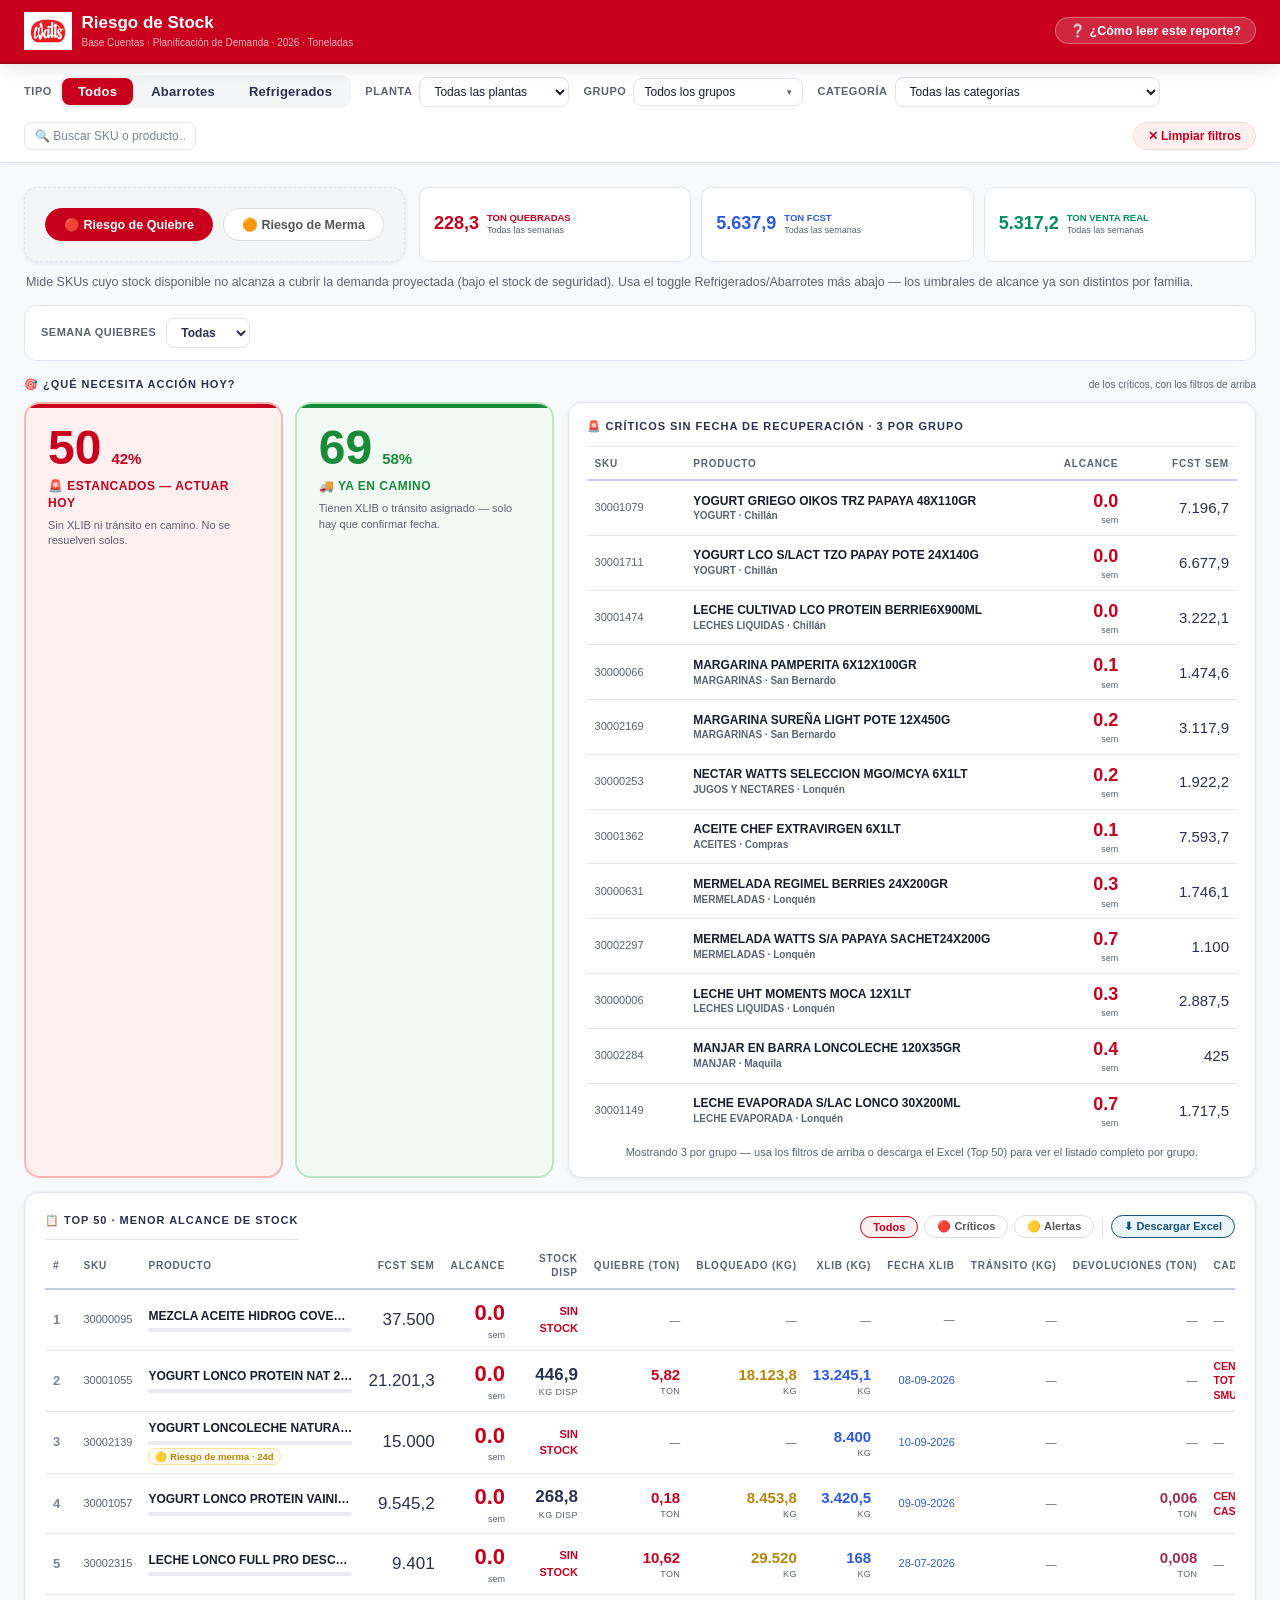
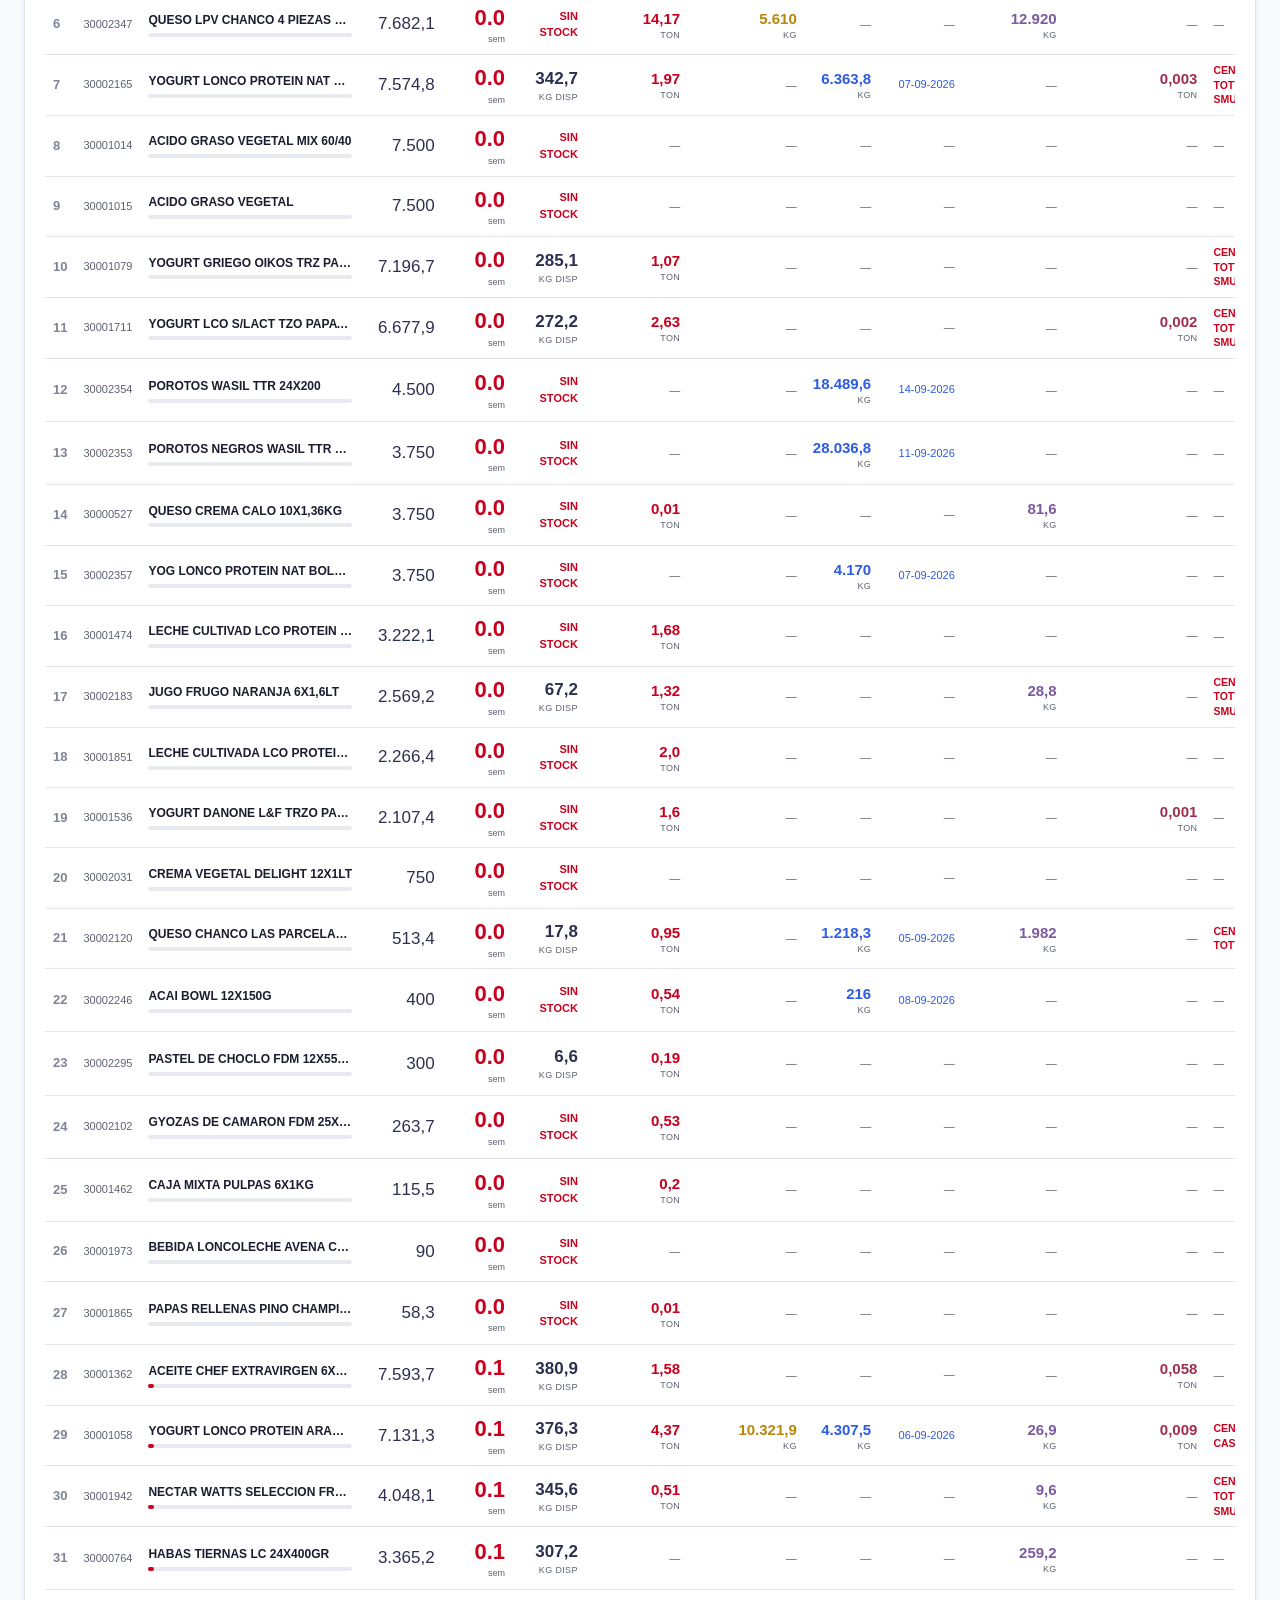
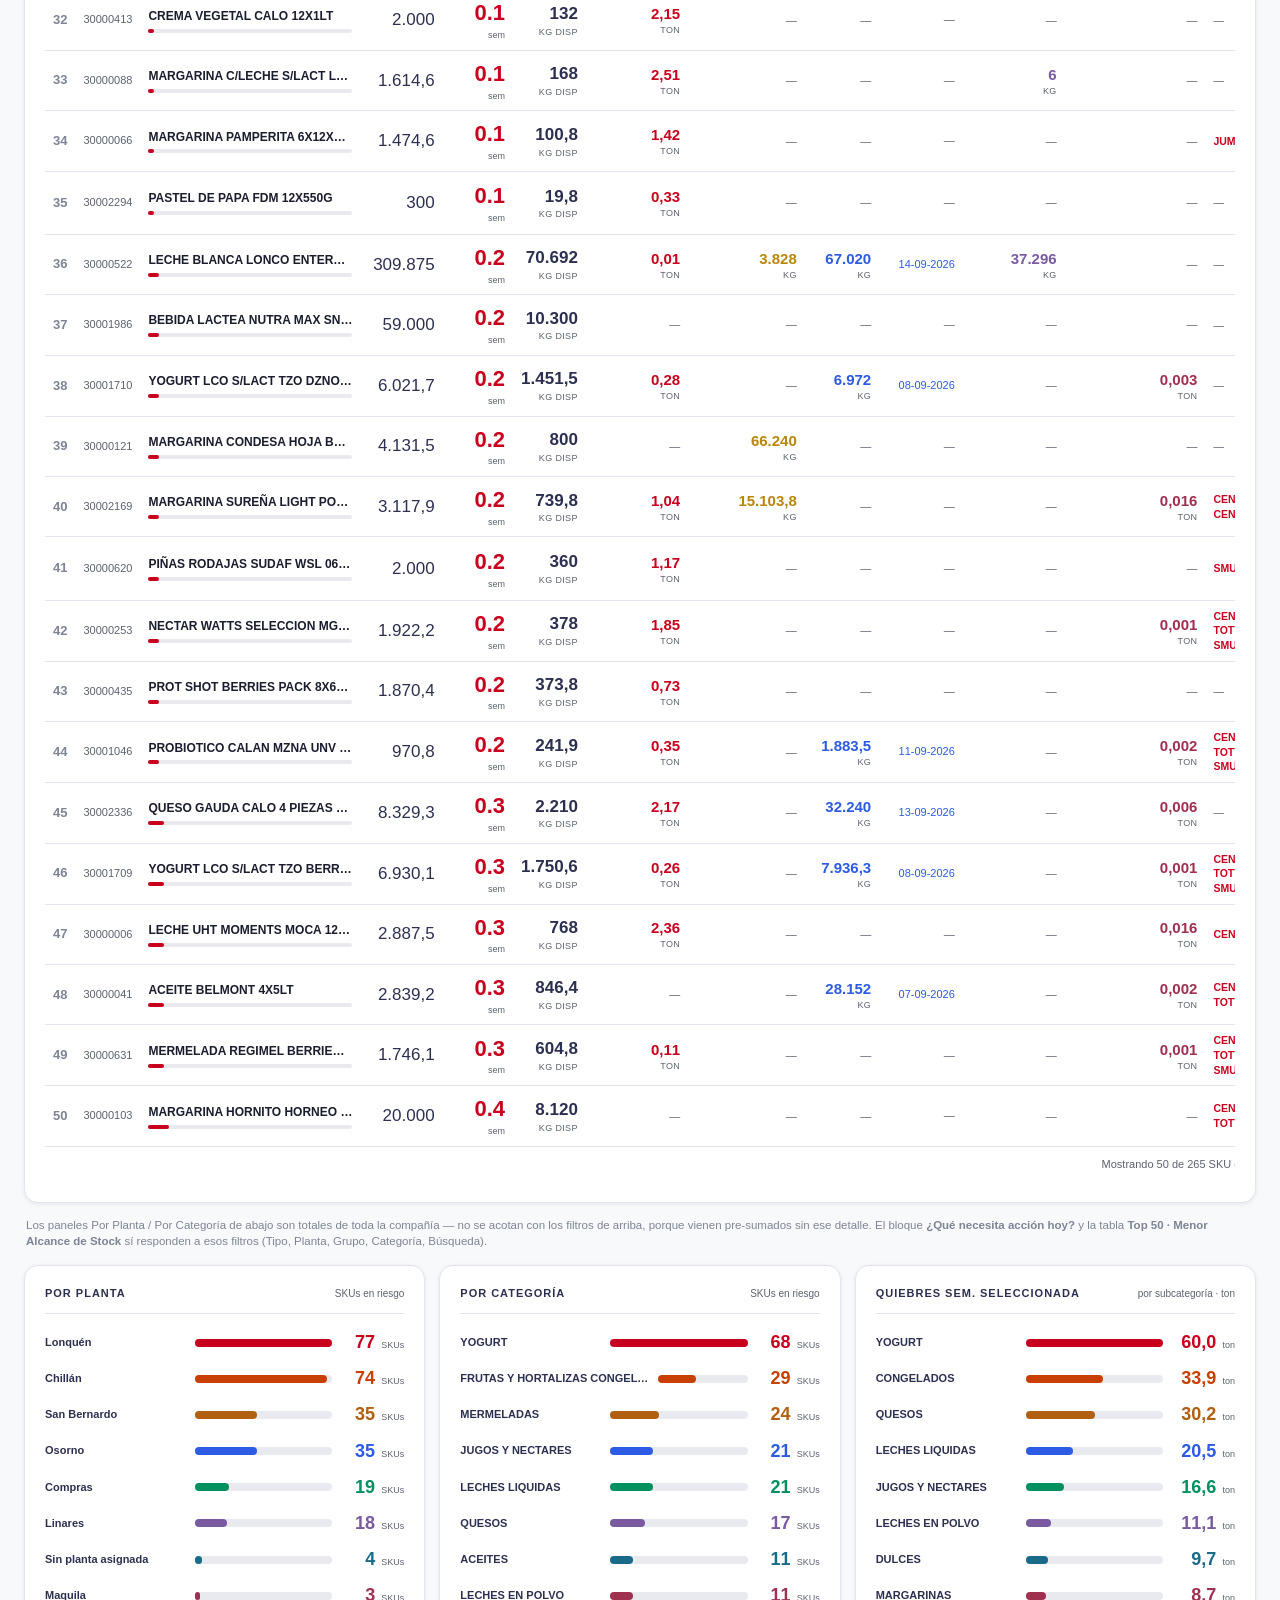
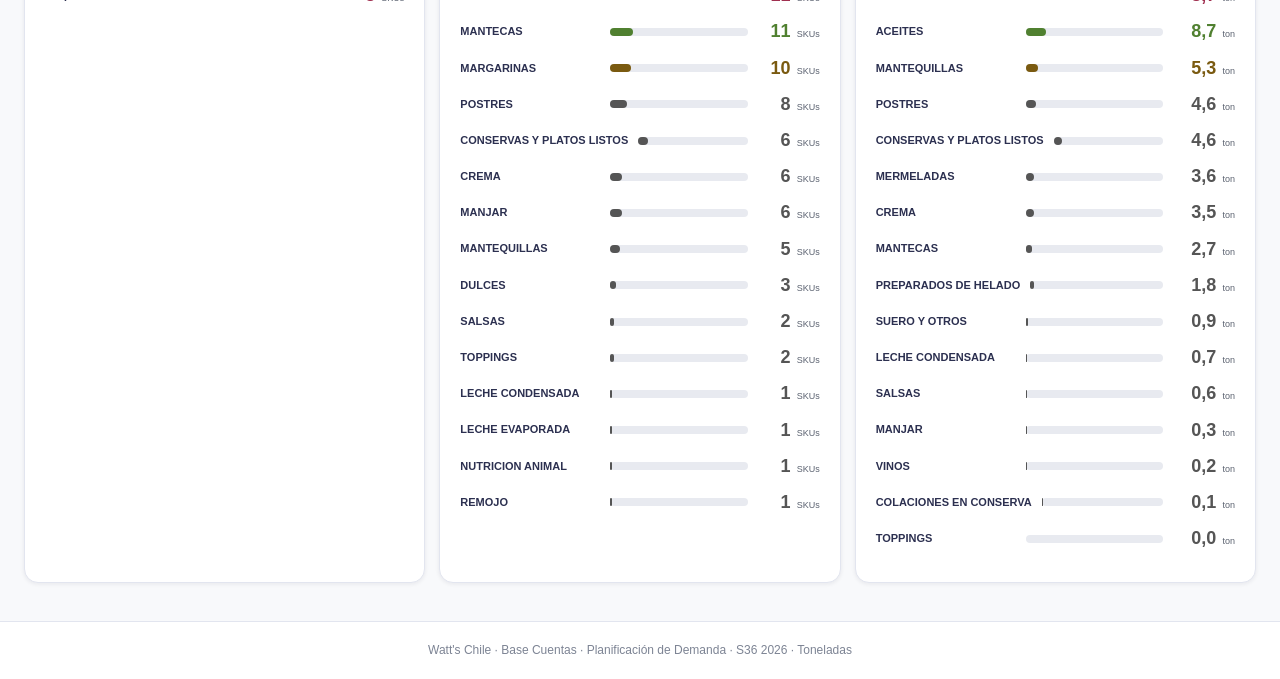
<file: index.html>
<!DOCTYPE html>
<html lang="es">
<head>
<meta charset="UTF-8">
<meta name="viewport" content="width=device-width,initial-scale=1.0">
<title>Riesgo de Stock Watt's 2026</title>
<link rel="stylesheet" href="assets/css/styles.css">
</head>
<body>

<nav class="nav">
  <div class="nav-brand">
    <img src="[data-uri]" style="height:38px;width:auto" alt="Watt's">
    <div>
      <div class="nav-title">Riesgo de Stock</div>
      <div class="nav-sub">Base Cuentas · Planificación de Demanda · 2026 · Toneladas</div>
    </div>
  </div>
  <div class="nav-right">
    <button class="helpbar-btn" style="background:rgba(255,255,255,.15);color:#fff;border-color:rgba(255,255,255,.3)" onclick="toggleHelp()">❔ ¿Cómo leer este reporte?</button>
  </div>
</nav>

<div id="helpbox" class="helpbox">
  <div class="helpbox-inner">
    <div style="font-size:13px;font-weight:700;color:var(--dark2)">Glosario rápido — los términos que vas a ver en este reporte:</div>
    <div class="help-grid">
      <div class="help-item"><div class="help-term">Alcance de stock</div><div class="help-def">Cuántas semanas dura el stock actual de un producto según su ritmo de venta esperado. Menos semanas = mayor riesgo.</div></div>
      <div class="help-item"><div class="help-term">Crítico / Alerta</div><div class="help-def">Nivel de urgencia: crítico = riesgo de quiebre muy próximo; alerta = riesgo a mediano plazo.</div></div>
      <div class="help-item"><div class="help-term">FCST (Forecast)</div><div class="help-def">El volumen de venta que se espera despachar por semana, según el pronóstico de demanda.</div></div>
      <div class="help-item"><div class="help-term">XLIB</div><div class="help-def">Stock que existe físicamente pero está pendiente de liberación (calidad) — se libera en la fecha indicada.</div></div>
      <div class="help-item"><div class="help-term">Tránsito</div><div class="help-def">Stock que ya salió hacia esta planta pero todavía no llega físicamente.</div></div>
      <div class="help-item"><div class="help-term">Bloqueado</div><div class="help-def">Stock retenido (calidad, vencimiento, etc.) que no cuenta como disponible para despacho.</div></div>
      <div class="help-item"><div class="help-term">Quiebre</div><div class="help-def">Toneladas que un cliente pidió y NO se lograron despachar por falta de stock disponible (histórico reciente).</div></div>
      <div class="help-item"><div class="help-term">Merma / Vencimiento</div><div class="help-def">Stock disponible cuya vida útil se agota antes de poder venderse.</div></div>
    </div>
  </div>
</div>

<div class="filterbar">
  <div class="filterbar-inner">
    <div class="filter-group">
      <span class="filter-label">Tipo</span>
      <div class="tipo-toggle">
        <button class="tipo-btn active" onclick="setTipo('all',this)">Todos</button>
        <button class="tipo-btn" onclick="setTipo('Abarrotes',this)">Abarrotes</button>
        <button class="tipo-btn" onclick="setTipo('Refrigerados',this)">Refrigerados</button>
      </div>
    </div>
    <div class="filter-group">
      <span class="filter-label">Planta</span>
      <select class="week-sel tipo-toggle" id="plantaSel" onchange="setPlanta(this.value)"
              style="min-width:150px" title="Filtrar por planta">
        <option value="all">Todas las plantas</option>
      </select>
    </div>
    <div class="filter-group" style="position:relative">
      <span class="filter-label">Grupo</span>
      <button type="button" id="grupoSelBtn" class="week-sel" onclick="toggleGrupoDropdown(event)"
              style="min-width:170px;display:flex;align-items:center;justify-content:space-between;gap:8px;background:#fff;border-color:var(--border);color:var(--text)"
              title="Filtrar por grupo de marketing (elige uno o varios)">
        <span id="grupoSelLabel">Todos los grupos</span><span style="font-size:9px;color:var(--muted)">▾</span>
      </button>
      <div id="grupoDropdown" style="display:none;position:absolute;top:100%;left:0;margin-top:4px;background:#fff;border:1.5px solid var(--border);border-radius:10px;box-shadow:0 8px 24px rgba(0,0,0,.15);padding:6px;z-index:60;min-width:240px;max-height:280px;overflow-y:auto"></div>
    </div>
    <div class="filter-group">
      <span class="filter-label">Categoría</span>
      <select class="week-sel tipo-toggle" id="categoriaSel" onchange="setCategoria(this.value)"
              style="min-width:170px" title="Filtrar por categoría">
        <option value="all">Todas las categorías</option>
      </select>
    </div>
    <div class="filter-group">
      <input type="text" id="skuSearchInput" class="week-sel"
             placeholder="🔍 Buscar SKU o producto…" oninput="setSkuSearch(this.value)"
             style="min-width:160px;cursor:text"
             title="Filtrar por código de SKU o nombre de producto">
    </div>
    <button class="filter-reset" onclick="resetFiltros()">✕ Limpiar filtros</button>
  </div>
</div>

<section>
  <!-- ── TOGGLE QUIEBRE / MERMA + KPIs ── -->
  <div style="display:flex;gap:14px;align-items:stretch;margin-bottom:14px;flex-wrap:wrap">
    <div class="panel" style="margin:0;background:var(--gray);border-style:dashed;flex:0 0 auto;display:flex;align-items:center">
      <div style="display:flex;gap:10px">
        <button id="rfut-btn-quiebre" class="rpill active" onclick="setRiesgoFutTab('quiebre',this)"
          style="font-size:12.5px;font-weight:800;padding:8px 18px;border-radius:20px;border:1.5px solid #C8001E;background:#C8001E;color:#fff;cursor:pointer">🔴 Riesgo de Quiebre</button>
        <button id="rfut-btn-merma" class="rpill" onclick="setRiesgoFutTab('merma',this)"
          style="font-size:12.5px;font-weight:800;padding:8px 18px;border-radius:20px;border:1.5px solid #ddd;background:#fff;color:#555;cursor:pointer">🟠 Riesgo de Merma</button>
      </div>
    </div>
    <div id="riesgo-quebra-kpis" style="display:flex;gap:10px;flex:1;flex-wrap:wrap"></div>
  </div>

  <!-- ══════════════ RAMA 1: RIESGO DE QUIEBRE ══════════════ -->
  <div id="riesgoQuiebreView">
  <div class="panel-note" style="font-size:12.5px;color:var(--muted);margin:-2px 0 14px;padding:0 2px">
    Mide SKUs cuyo stock disponible no alcanza a cubrir la demanda proyectada (bajo el stock de seguridad). Usa el toggle Refrigerados/Abarrotes más abajo — los umbrales de alcance ya son distintos por familia.
  </div>

  <!-- ── FILA FILTROS ── -->
  <div style="display:flex;align-items:center;gap:10px;flex-wrap:wrap;margin-bottom:16px;padding:12px 16px;background:var(--card);border:1px solid var(--border);border-radius:12px">
    <span style="font-size:11px;font-weight:800;color:var(--muted);text-transform:uppercase;letter-spacing:.5px;white-space:nowrap">Semana quiebres</span>
    <select id="rSemSel" onchange="setRiesgSem(this.value)"
      style="padding:6px 10px;border-radius:8px;border:1.5px solid var(--border);background:var(--card);color:var(--dark2);font-size:12px;font-weight:700;cursor:pointer">
      <option value="all">Todas</option>
    </select>
  </div>

  <!-- ── ¿QUÉ NECESITA ACCIÓN HOY? ── -->
  <div class="panel-title" style="border:none;padding:0;margin-bottom:10px">🎯 ¿Qué necesita acción hoy? <em>de los críticos, con los filtros de arriba</em></div>
  <div id="accionHoy" style="margin-bottom:14px"></div>

  <!-- ── TABLA TOP 50 ── -->
  <div class="panel" style="margin-bottom:14px">
    <div style="display:flex;align-items:center;justify-content:space-between;flex-wrap:wrap;gap:10px;margin-bottom:12px">
      <div class="panel-title" style="margin:0" id="riesgosTablaTitulo">📋 Top 50 · Menor Alcance de Stock</div>
      <div style="display:flex;gap:6px;flex-wrap:wrap;align-items:center">
        <button onclick="filterRiesgos('all',this)" class="rpill active" style="font-size:11px;font-weight:700;padding:4px 12px;border-radius:20px;border:1.5px solid #C8001E;background:#fff0f0;color:#C8001E;cursor:pointer">Todos</button>
        <button onclick="filterRiesgos('critico',this)" class="rpill" style="font-size:11px;font-weight:700;padding:4px 12px;border-radius:20px;border:1.5px solid #ddd;background:#fff;color:#555;cursor:pointer">🔴 Críticos</button>
        <button onclick="filterRiesgos('alerta',this)" class="rpill" style="font-size:11px;font-weight:700;padding:4px 12px;border-radius:20px;border:1.5px solid #ddd;background:#fff;color:#555;cursor:pointer">🟡 Alertas</button>
        <div style="width:1px;height:18px;background:var(--border);margin:0 2px"></div>
        <button onclick="exportRiesgosExcel()" title="Incluye estado de riesgo, stock disponible/bloqueado/XLIB/tránsito, FCST semanal, alcance, devoluciones, filtro de VU por cadena, quiebre y merma (cuando el dato existe)" style="font-size:11px;font-weight:700;padding:4px 12px;border-radius:20px;border:1.5px solid #1A5276;background:#eaf4fb;color:#1A5276;cursor:pointer">⬇ Descargar Excel</button>
      </div>
    </div>
    <div id="riesgoCrossFilterNote" style="display:none;font-size:12px;color:var(--muted);margin:-4px 0 12px"></div>
    <div style="overflow-x:auto">
    <table class="tbl" style="min-width:2380px">
      <thead><tr><th>#</th><th>SKU</th><th>Producto</th>
        <th class="r">FCST Sem</th><th class="r">Alcance</th>
        <th class="r">Stock Disp</th><th class="r" style="white-space:nowrap">Quiebre (ton)</th>
        <th class="r" style="white-space:nowrap">Bloqueado (kg)</th>
        <th class="r" style="white-space:nowrap">XLIB (kg)</th><th class="r" style="white-space:nowrap">Fecha XLIB</th>
        <th class="r" style="white-space:nowrap">Tránsito (kg)</th><th class="r" style="white-space:nowrap">Devoluciones (ton)</th>
        <th style="white-space:nowrap">Cadenas fuera de filtro VU</th><th class="r" style="white-space:nowrap">Kg fuera de filtro VU</th>
        <th style="white-space:nowrap">⚠️ Cadenas por vencer VU</th><th class="r" style="white-space:nowrap">Kg por vencer VU</th><th class="r" style="white-space:nowrap">Días para vencer VU</th>
        <th class="r" style="white-space:nowrap">Venta Intermedia/Liquidación (kg)</th>
        <th style="white-space:nowrap">Grupo de Marketing</th><th>Categoría</th><th>CPFR</th><th class="r">Estado</th></tr></thead>
      <tbody id="riesgosBody"></tbody>
    </table></div>
  </div>

  <!-- ── QUIEBRE VS VENTA REAL POR SKU+SEMANA (solo con búsqueda de 1 SKU) ── -->
  <div id="quiebreVsVentaPanel" class="panel" style="display:none;margin-bottom:14px"></div>

  <div style="font-size:11.5px;color:var(--muted2);margin:0 0 16px;padding:0 2px">
    Los paneles Por Planta / Por Categoría de abajo son totales de toda la compañía — no se acotan con los filtros de arriba, porque vienen pre-sumados sin ese detalle. El bloque <b>¿Qué necesita acción hoy?</b> y la tabla <b>Top 50 · Menor Alcance de Stock</b> sí responden a esos filtros (Tipo, Planta, Grupo, Categoría, Búsqueda).
  </div>

  <!-- ── FILA 2 PANELES ── -->
  <div style="display:grid;grid-template-columns:1fr 1fr 1fr;gap:14px;margin-bottom:14px">
    <div class="panel"><div class="panel-title">Por Planta <em>SKUs en riesgo</em></div><div id="chartPlanta"></div></div>
    <div class="panel"><div class="panel-title">Por Categoría <em>SKUs en riesgo</em></div><div id="chartCat"></div></div>
    <div class="panel"><div class="panel-title">Quiebres sem. seleccionada <em id="subcatSemLabel">por subcategoría · ton</em></div><div id="chartSubcat"></div></div>
  </div>
  </div>

  <!-- ══════════════ RAMA 2: RIESGO DE MERMA ══════════════ -->
  <div id="riesgoMermaView" style="display:none">
  <div class="panel-note" style="font-size:12.5px;color:var(--muted);margin:-2px 0 14px;padding:0 2px">
    Mide SKUs con riesgo de perder valor por vencimiento antes de poder venderse — típicamente Refrigerados, PLF y Quesos, por su vida útil corta.
  </div>

  <div id="riesgoMermaKpis" style="display:grid;grid-template-columns:repeat(3,1fr);gap:14px;margin-bottom:14px"></div>

  <div class="panel" style="margin-bottom:14px">
    <div style="display:flex;align-items:center;justify-content:space-between;flex-wrap:wrap;gap:10px;margin-bottom:10px">
      <div class="panel-title" style="margin:0">📊 Riesgo de Merma por Categoría <em>filtro VU más exigente · margen 6% — respeta Categoría/Búsqueda de arriba</em></div>
      <button onclick="exportMermaCategoriaExcel()" title="Incluye SKU, Categoría, Grupo, Cadena más exigente, % Avance Máx. Aceptado, % VU avanzada, Kg en riesgo y % Faltante" style="font-size:11px;font-weight:700;padding:4px 12px;border-radius:20px;border:1.5px solid #1A5276;background:#eaf4fb;color:#1A5276;cursor:pointer">⬇ Descargar Excel</button>
    </div>
    <div id="mermaCategoriaList"></div>
  </div>

  <div class="panel" style="margin-bottom:14px">
    <div class="panel-title" style="margin-bottom:10px">📦 Stock por Rango de VU Consumida <em>país completo · no responde a los filtros de arriba</em></div>
    <div id="stockVucChart"></div>
  </div>

  <div class="panel" style="margin-bottom:14px">
    <div class="panel-title" style="margin-bottom:10px">🗓️ Productos próximos a vencer <em>dato confirmado — respeta Planta/Categoría/Búsqueda de arriba</em></div>
    <div id="mermaVencList"></div>
  </div>

  <div class="panel" style="background:var(--gray);border-style:dashed">
    <div class="panel-title" style="margin-bottom:8px">📋 Candidatos por exceso de stock (sobrestock)</div>
    <div style="font-size:12.5px;color:var(--muted);line-height:1.55">
      Esta lista todavía no se puede construir: el archivo actual solo trae SKU que <b>ya</b> están en riesgo de quiebre (stock bajo) — no incluye el stock de los SKU "sanos" que podrían tener exceso. Para verla se necesita, por SKU: stock actual, FCST de las próximas semanas, y vida útil restante / fecha de vencimiento del lote. Con eso se puede calcular "cobertura vs. vida útil" tal como lo describiste, y marcar como riesgo de merma cuando la cobertura supera la vida útil disponible.
    </div>
  </div>
  </div>

</section>

<footer style="text-align:center;padding:1.25rem;font-size:12px;color:var(--muted2);border-top:1px solid var(--border);background:#fff">
  Watt's Chile · Base Cuentas · Planificación de Demanda · S36 2026 · Toneladas
</footer>

<script src="assets/js/data.js"></script>
<script src="assets/js/app.js"></script>
</body>
</html>
</file>
<file: assets/css/styles.css>
:root{
  --red:#C8001E;--red2:#E8001E;--red-light:#fff0f0;--red-mid:#ffd6d6;
  --gray:#F4F5F7;--gray2:#E8EAF0;--gray3:#D0D4DE;
  --dark:#1A1D2E;--dark2:#2C3050;
  --text:#1A1D2E;--muted:#5B6270;--muted2:#7D8494;
  --border:#E2E5EF;--border2:#C8CCE0;
  --blue:#1A5276;--blue-light:#eaf4fb;--blue-mid:#c9e2f2;
  --card:#fff;
  --font:'Segoe UI','Helvetica Neue',Arial,sans-serif;
  --cond:'Arial Narrow','Segoe UI Semibold',Arial,sans-serif;
  --shadow:0 1px 4px rgba(26,29,46,.08);
  --shadow2:0 4px 16px rgba(26,29,46,.12);
}
*{box-sizing:border-box;margin:0;padding:0}
html{scroll-behavior:smooth}
body{background:#f8f9fb;color:var(--text);font-family:var(--font);font-size:15px;line-height:1.4}

/* AYUDA / GLOSARIO */
.helpbar{background:var(--blue-light);border-bottom:1.5px solid var(--blue-mid)}
.helpbar-inner{max-width:1400px;margin:0 auto;padding:.6rem 1.5rem;display:flex;align-items:center;gap:10px;flex-wrap:wrap}
.helpbar-btn{font-family:var(--font);font-size:12.5px;font-weight:700;color:var(--blue);
  background:#fff;border:1.5px solid var(--blue-mid);border-radius:20px;padding:5px 14px;cursor:pointer;
  display:flex;align-items:center;gap:6px}
.helpbar-btn:hover{background:var(--blue-light)}
.helpbox{display:none;background:#fff;border-bottom:1.5px solid var(--blue-mid)}
.helpbox.open{display:block}
.helpbox-inner{max-width:1400px;margin:0 auto;padding:1rem 1.5rem 1.3rem}
.help-grid{display:grid;grid-template-columns:repeat(auto-fit,minmax(230px,1fr));gap:12px;margin-top:8px}
.help-item{background:var(--gray);border-radius:10px;padding:.7rem .9rem}
.help-term{font-family:var(--cond);font-size:13px;font-weight:800;color:var(--blue);text-transform:uppercase;letter-spacing:.03em;margin-bottom:3px}
.help-def{font-size:12.5px;color:var(--text);line-height:1.45}

/* BARRA DE FILTROS */
.filterbar{background:#fff;border-bottom:1.5px solid var(--border);position:sticky;top:0;z-index:99;box-shadow:var(--shadow)}
.filterbar-inner{max-width:1400px;margin:0 auto;padding:.7rem 1.5rem;display:flex;align-items:center;gap:14px;flex-wrap:wrap}
.filter-group{display:flex;align-items:center;gap:7px}
.filter-label{font-size:11px;font-weight:700;color:var(--muted);text-transform:uppercase;letter-spacing:.05em;white-space:nowrap}
.filter-reset{margin-left:auto;font-size:12px;font-weight:700;color:var(--red);background:var(--red-light);
  border:1.5px solid var(--red-mid);border-radius:20px;padding:6px 14px;cursor:pointer;white-space:nowrap}
.filter-reset:hover{background:var(--red-mid)}

/* NAV */
.nav{position:sticky;top:0;z-index:100;background:var(--red);border-bottom:3px solid rgba(0,0,0,.15);
  display:flex;align-items:center;justify-content:space-between;
  padding:.7rem 1.5rem;box-shadow:var(--shadow2);gap:12px;flex-wrap:wrap}
.nav-brand{display:flex;align-items:center;gap:10px}
.nav-title{font-family:var(--cond);font-size:17px;font-weight:700;color:#fff}
.nav-sub{font-size:10px;color:rgba(255,255,255,.7);margin-top:1px}
.nav-right{display:flex;align-items:center;gap:10px;flex-wrap:wrap}

/* TOGGLES */
.tipo-toggle{display:flex;background:rgba(255,255,255,.15);border-radius:10px;padding:3px;gap:2px}
.tipo-btn{font-family:var(--cond);font-size:13px;font-weight:700;letter-spacing:.02em;
  padding:6px 16px;border-radius:8px;border:none;cursor:pointer;
  transition:all .2s;color:rgba(255,255,255,.6);background:transparent}
.tipo-btn.active{background:#fff;color:var(--red);box-shadow:var(--shadow)}
.week-sel{background:rgba(255,255,255,.15);border:1.5px solid rgba(255,255,255,.3);color:#fff;
  font-family:var(--font);font-size:12px;padding:6px 10px;border-radius:8px;
  cursor:pointer;outline:none;font-weight:500}
.week-sel:focus{border-color:#fff}
.week-sel option{background:#fff;color:var(--text)}

/* Controles de la barra de filtros (fondo claro, no la barra roja) */
.filterbar .tipo-toggle{background:var(--gray)}
.filterbar .tipo-btn{color:var(--dark2)}
.filterbar .tipo-btn.active{background:var(--red);color:#fff}
.filterbar .week-sel{background:#fff;border-color:var(--border);color:var(--text)}
.filterbar .week-sel option{background:#fff;color:var(--text)}
.filterbar .week-sel::placeholder{color:var(--muted2)}

/* LAYOUT */
section{padding:1.5rem}
.section-label{font-family:var(--cond);font-size:11px;font-weight:700;letter-spacing:.14em;
  text-transform:uppercase;color:var(--red);margin-bottom:1.1rem;
  display:flex;align-items:center;gap:10px}
.section-label::after{content:'';flex:1;height:1.5px;background:var(--red-mid)}

/* PANEL */
.panel{background:#fff;border:1.5px solid var(--border);border-radius:14px;
  padding:1.25rem;box-shadow:var(--shadow)}
.panel-title{font-family:var(--cond);font-size:11px;font-weight:700;letter-spacing:.09em;
  text-transform:uppercase;color:var(--dark2);margin-bottom:1rem;
  padding-bottom:.7rem;border-bottom:1.5px solid var(--border);
  display:flex;justify-content:space-between;align-items:center;flex-wrap:wrap;gap:8px}
.panel-title em{font-style:normal;font-size:10px;color:var(--muted);
  font-weight:400;text-transform:none;letter-spacing:0;font-family:var(--font)}

/* CHIPS */
.chip{display:inline-block;padding:2px 7px;border-radius:4px;font-size:10px;font-weight:700}
.c-red{background:var(--red-light);color:var(--red)}
.c-amb{background:#eef0f3;color:#2D3748}

/* TABLA */
.tbl{width:100%;border-collapse:collapse}
.tbl thead tr{border-bottom:2px solid var(--border2)}
.tbl th{font-size:10px;font-weight:700;letter-spacing:.08em;text-transform:uppercase;color:var(--muted);padding:0 8px 8px;text-align:left}
.tbl th.r{text-align:right}
.tbl td{padding:8px;border-bottom:1px solid var(--border);font-size:12px;vertical-align:middle}
.tbl td.r{text-align:right}
.tbl tbody tr:hover td{background:var(--red-light)}
.tbl tr:last-child td{border-bottom:none}
.tbl-unit{font-size:9px;color:var(--muted);text-transform:uppercase;letter-spacing:.04em}

/* SCROLLBAR */
::-webkit-scrollbar{width:4px;height:4px}
::-webkit-scrollbar-track{background:#f0f0f0}
::-webkit-scrollbar-thumb{background:var(--gray3);border-radius:2px}

/* RESPONSIVE */
@media(max-width:700px){
  .filterbar-inner{flex-direction:column;align-items:stretch}
  .filter-reset{margin-left:0}
}
</file>
